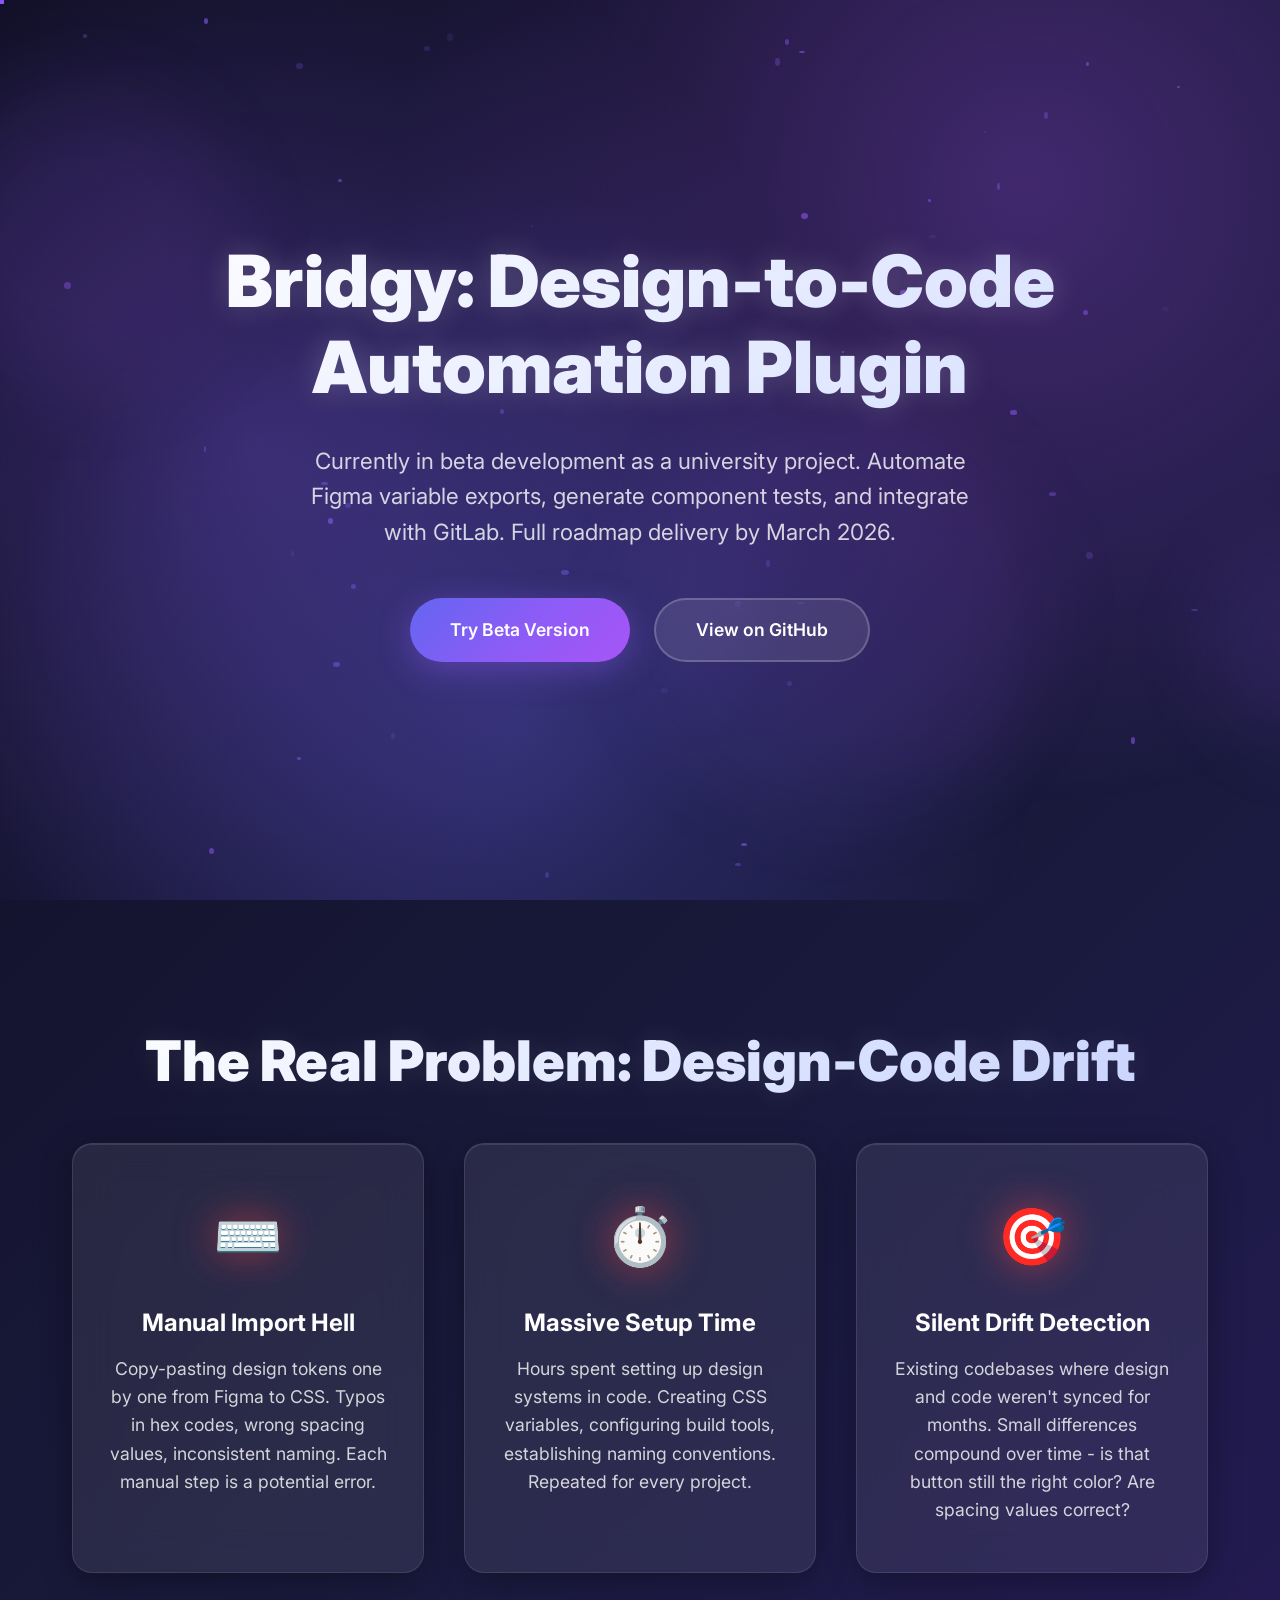
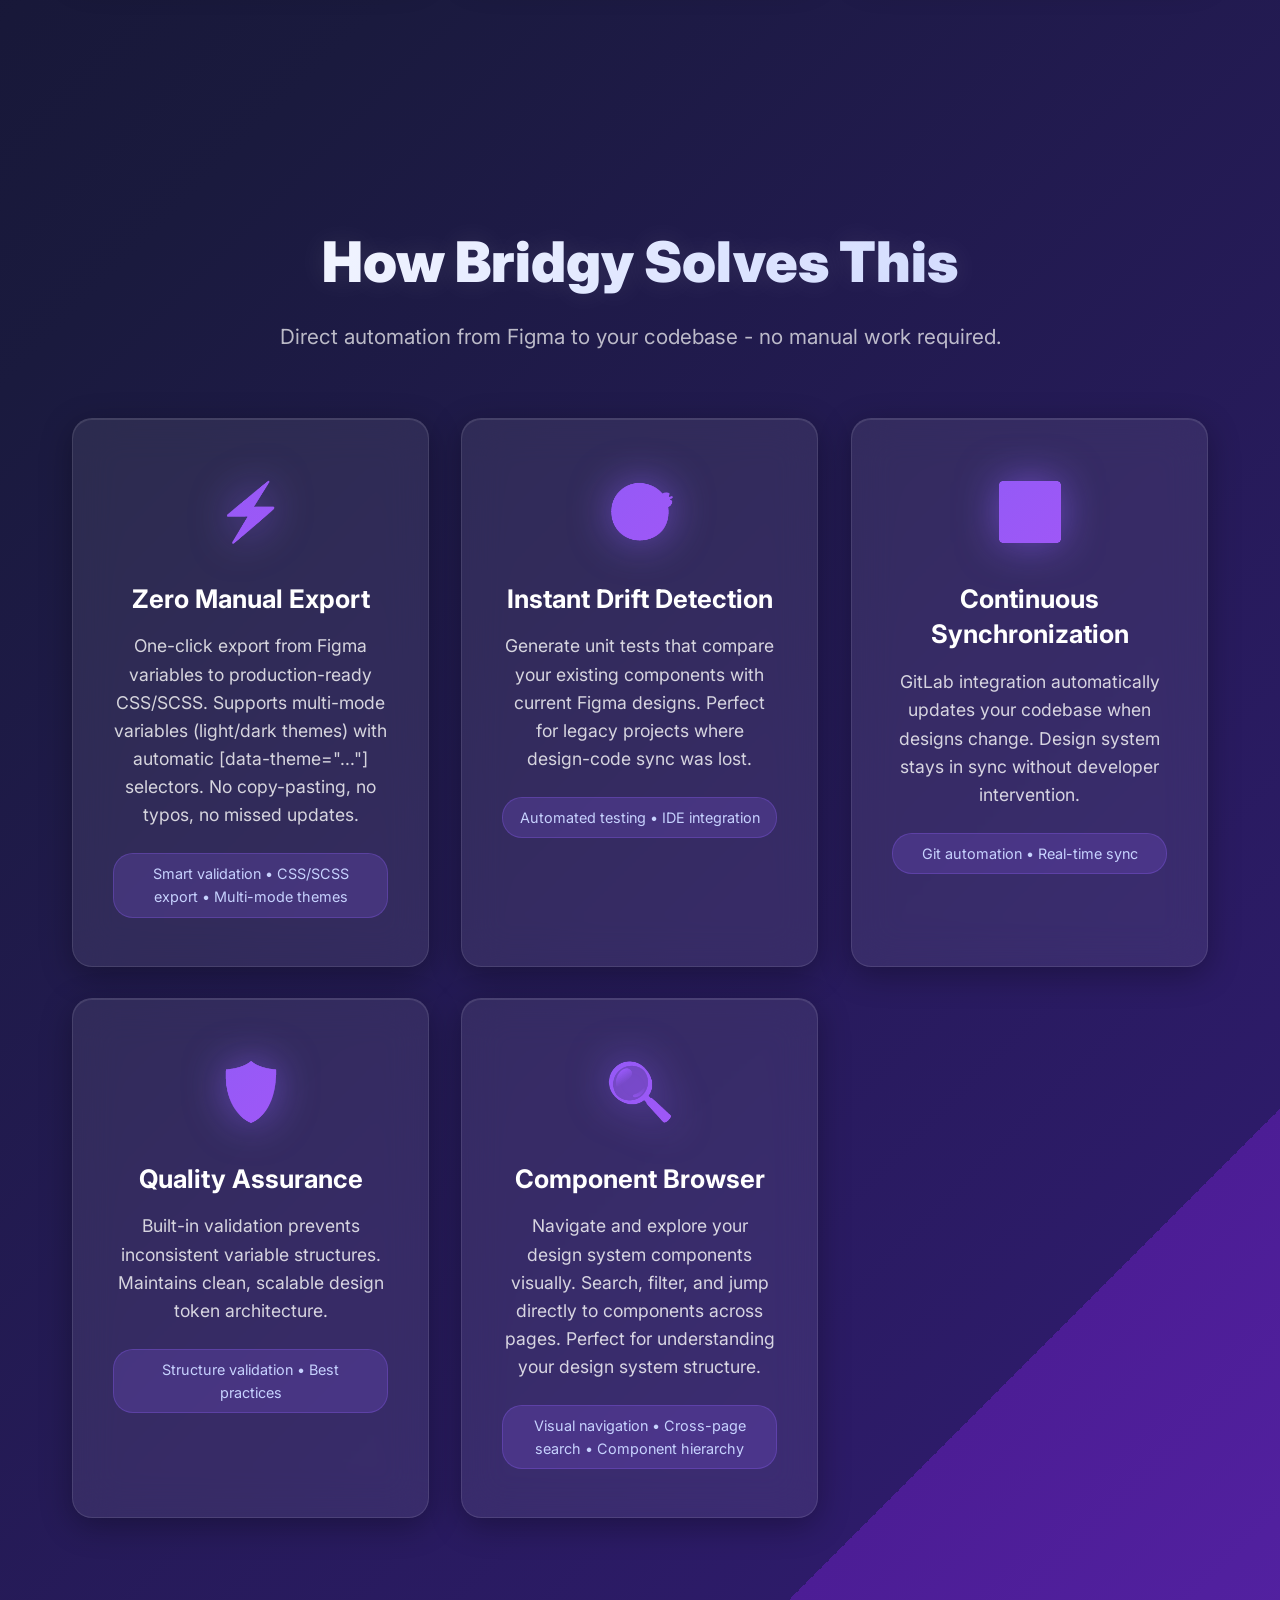
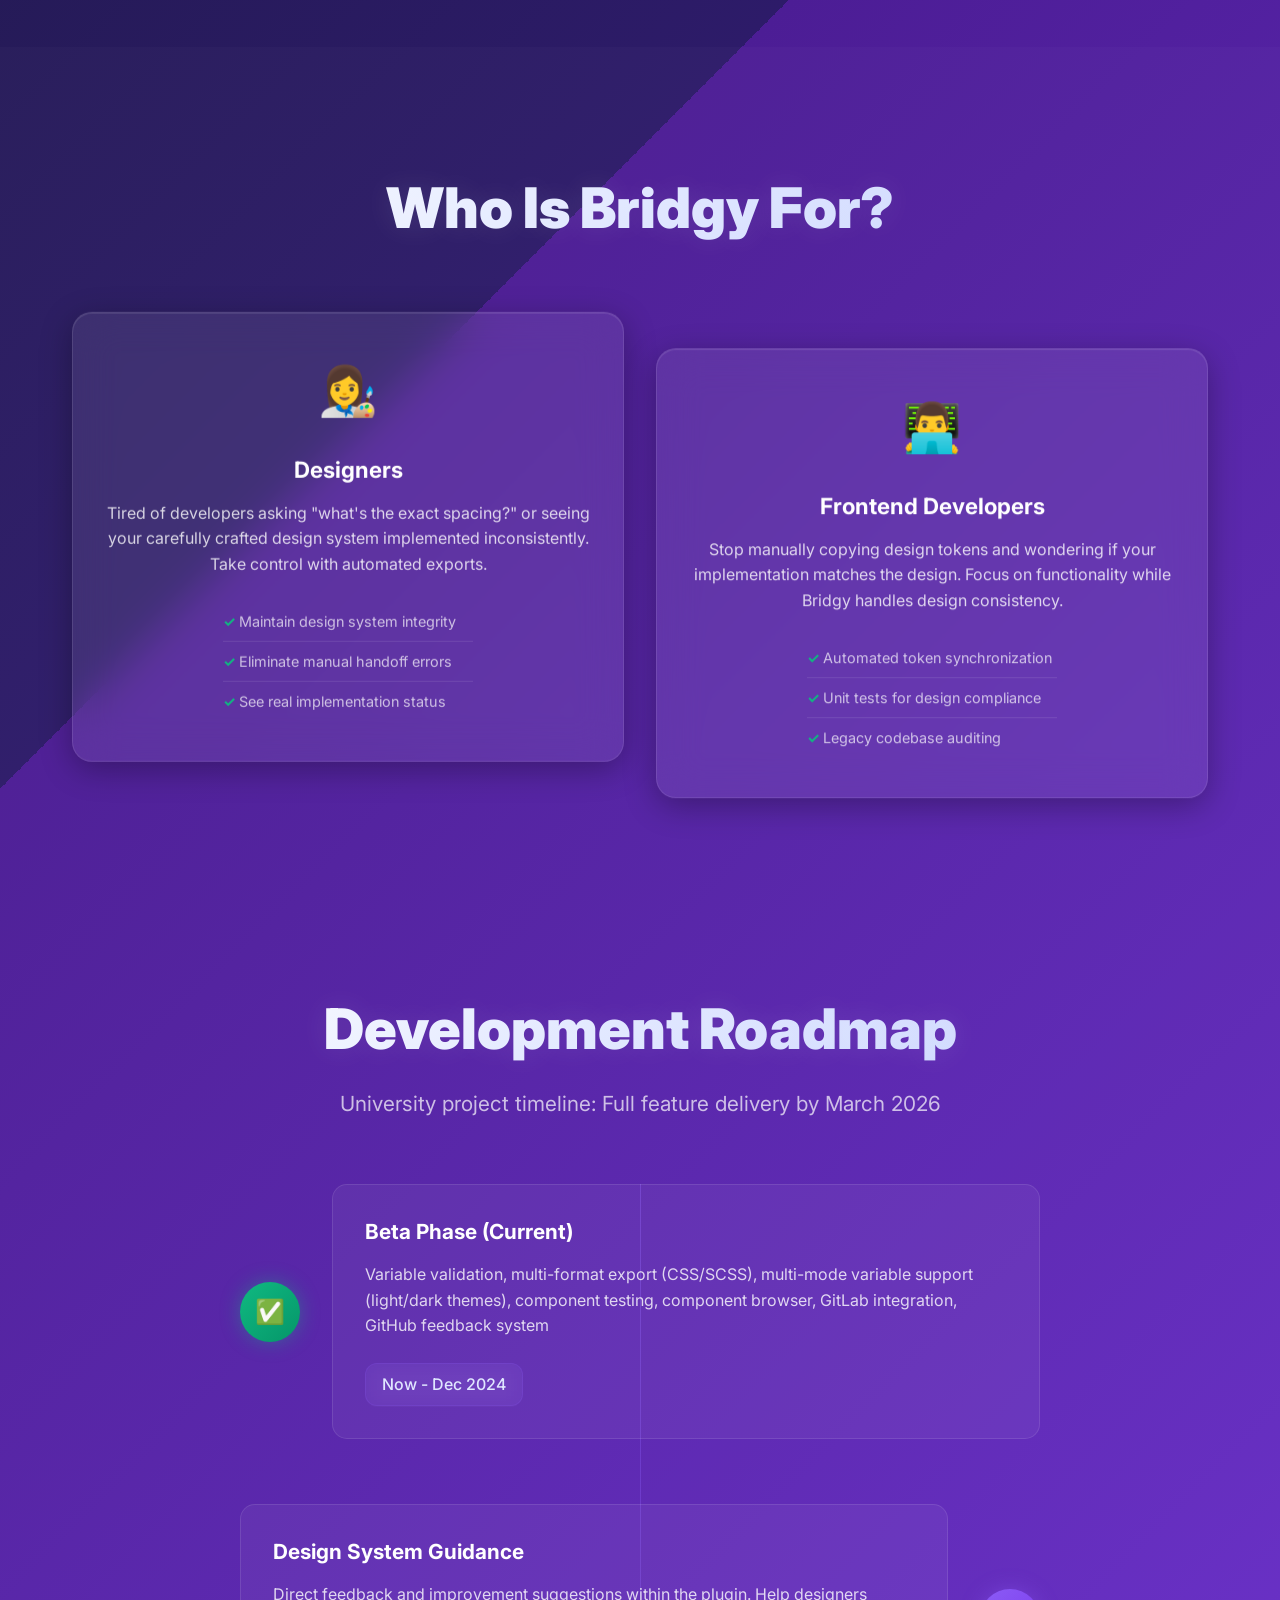
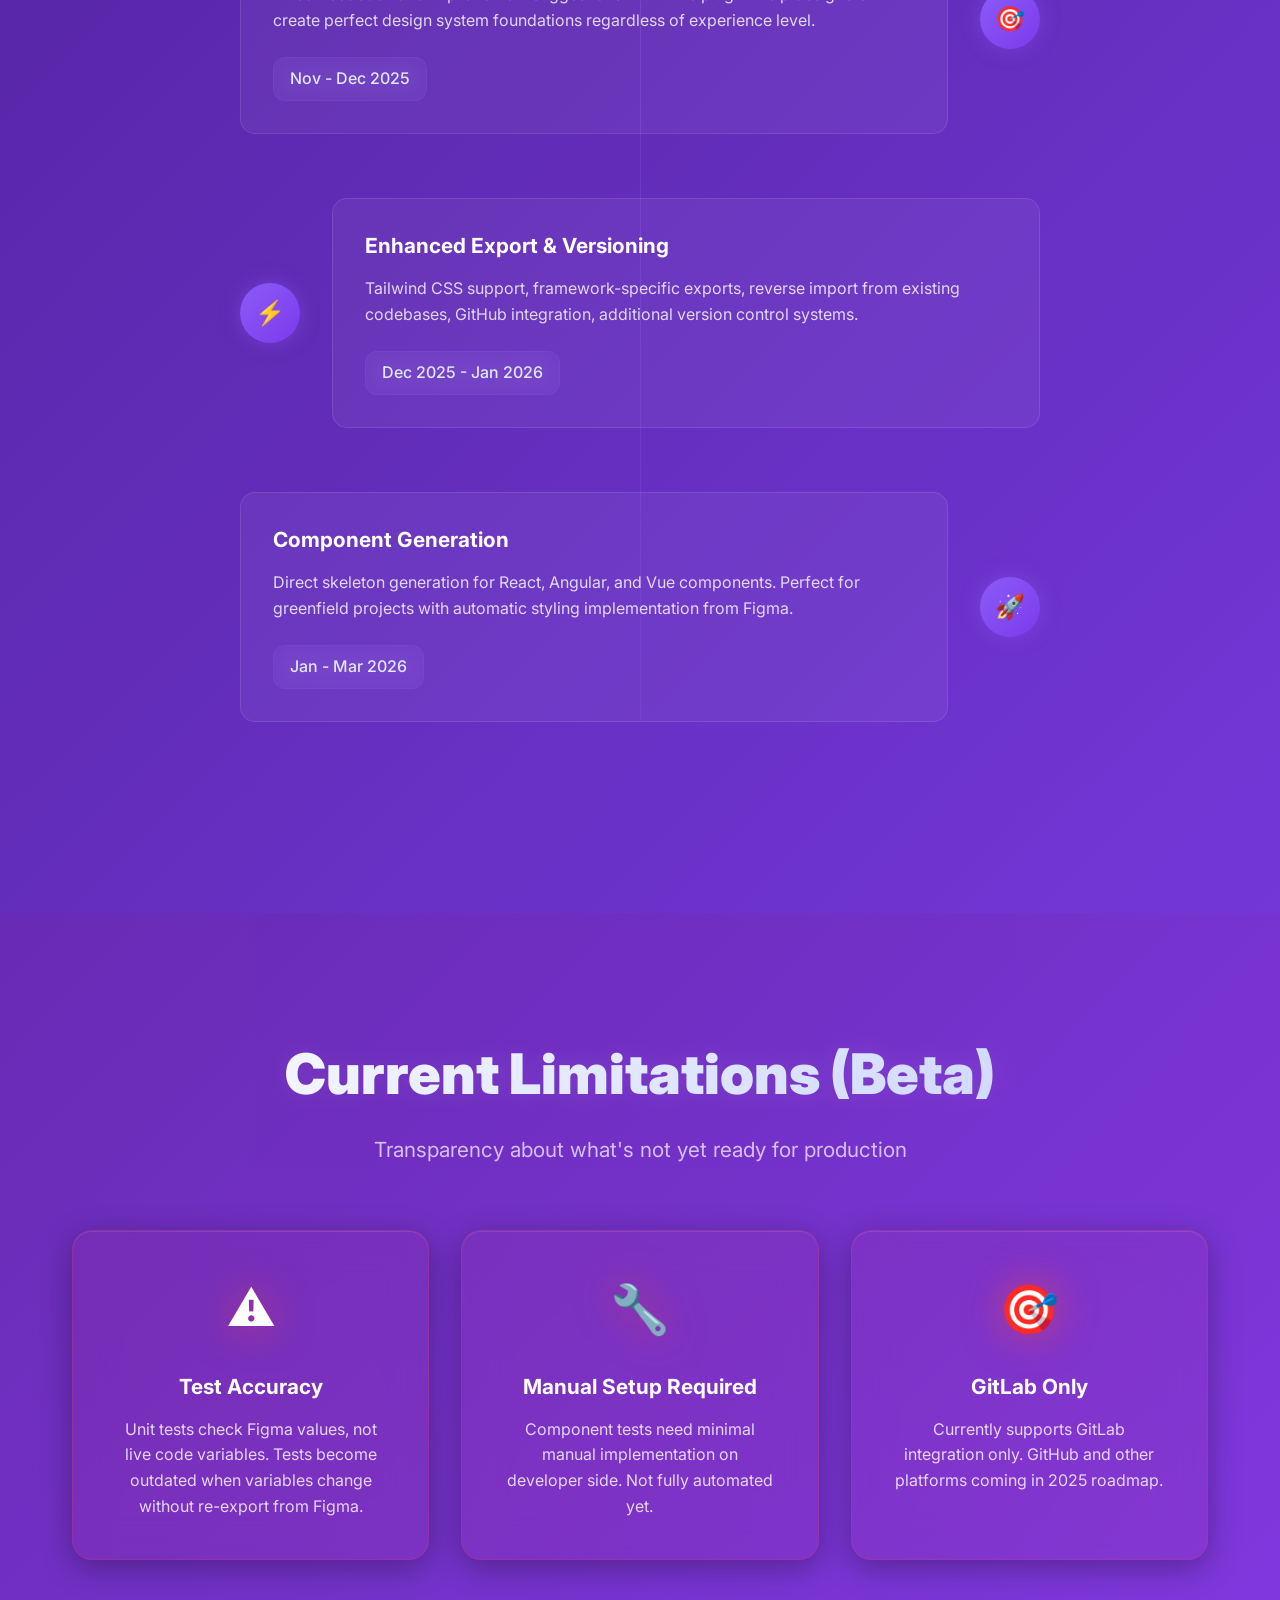
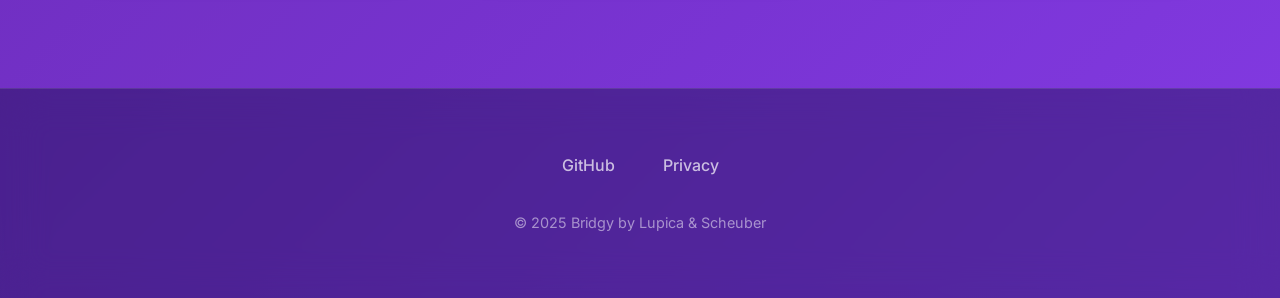
<file: index.html>
<!DOCTYPE html><html lang="en"> <head><meta charset="UTF-8"><meta name="viewport" content="width=device-width, initial-scale=1.0"><title>Bridgy — Automated Design-to-Code Plugin | Figma to Production</title><meta name="description" content="Bridgy automates design handoffs from Figma to code. Export design tokens, generate tests, and sync with GitLab/GitHub. Research-proven 65% time savings."><meta name="keywords" content="Figma Plugin, Design to Code, Automated UI Engineering, Design Tokens, Git Integration, Tailwind Export, Design Handoff, UI Automation"><meta name="author" content="Lupica & Scheuber"><meta name="robots" content="index, follow"><link rel="canonical" href="https://bridgy.dev/"><!-- Open Graph / Facebook --><meta property="og:type" content="website"><meta property="og:url" content="https://bridgy.dev/"><meta property="og:title" content="Bridgy — Automated Design-to-Code Plugin | Figma to Production"><meta property="og:description" content="Bridgy automates design handoffs from Figma to code. Export design tokens, generate tests, and sync with GitLab/GitHub. Research-proven 65% time savings."><meta property="og:image" content="https://bridgy.dev/og-image.svg"><meta property="og:site_name" content="Bridgy"><!-- Twitter --><meta property="twitter:card" content="summary_large_image"><meta property="twitter:title" content="Bridgy — Automated Design-to-Code Plugin | Figma to Production"><meta property="twitter:description" content="Bridgy automates design handoffs from Figma to code. Export design tokens, generate tests, and sync with GitLab/GitHub. Research-proven 65% time savings."><meta property="twitter:image" content="https://bridgy.dev/og-image.svg"><!-- Additional SEO --><meta name="theme-color" content="#8b5cf6"><link rel="icon" type="image/svg+xml" href="/favicon.svg"><link rel="manifest" href="/manifest.json"><!-- Fonts --><link rel="preconnect" href="https://fonts.googleapis.com"><link rel="preconnect" href="https://fonts.gstatic.com" crossorigin><link href="https://fonts.googleapis.com/css2?family=Inter:wght@300;400;500;600;700;800;900&display=swap" rel="stylesheet"><link rel="stylesheet" href="/_astro/index.Dl9SPty_.css"><style>
/* Custom grid fix for problem cards */
@media (min-width: 1200px) {
  .problem-grid {
    grid-template-columns: repeat(3, 1fr) !important;
  }
}
@media (max-width: 1199px) {
  .problem-grid {
    grid-template-columns: 1fr !important;
  }
}

/* Enhanced animations */
@keyframes fadeInUp {
  from {
    opacity: 0;
    transform: translateY(30px);
  }
  to {
    opacity: 1;
    transform: translateY(0);
  }
}

@keyframes slideInLeft {
  from {
    opacity: 0;
    transform: translateX(-50px);
  }
  to {
    opacity: 1;
    transform: translateX(0);
  }
}

@keyframes slideInRight {
  from {
    opacity: 0;
    transform: translateX(50px);
  }
  to {
    opacity: 1;
    transform: translateX(0);
  }
}

@keyframes scaleIn {
  from {
    opacity: 0;
    transform: scale(0.9);
  }
  to {
    opacity: 1;
    transform: scale(1);
  }
}

@keyframes glowPulse {
  0%, 100% {
    box-shadow: 0 8px 32px rgba(139, 92, 246, 0.4), inset 0 1px rgba(255, 255, 255, 0.1);
  }
  50% {
    box-shadow: 0 8px 40px rgba(139, 92, 246, 0.6), inset 0 1px rgba(255, 255, 255, 0.2);
  }
}

@keyframes gentleFloat {
  0%, 100% {
    transform: translateY(0);
  }
  50% {
    transform: translateY(-10px);
  }
}

/* Gradient text animation */
@keyframes gradientShift {
  0% {
    background-position: 0% 50%;
  }
  50% {
    background-position: 100% 50%;
  }
  100% {
    background-position: 0% 50%;
  }
}

.hero-title {
  background-size: 200% 200%;
  animation: gradientShift 8s ease infinite;
}

/* Smooth entrance animations */
.animate-on-scroll {
  opacity: 0;
  transform: translateY(30px);
  transition: all 0.6s cubic-bezier(0.25, 0.46, 0.45, 0.94);
}

.animate-on-scroll.visible {
  opacity: 1;
  transform: translateY(0);
}

/* Stagger animations for grids */
.problem-item, .solution-item, .limitation-item {
  opacity: 0;
  animation: fadeInUp 0.8s cubic-bezier(0.25, 0.46, 0.45, 0.94) forwards;
}

.problem-item:nth-child(1) { animation-delay: 0.1s; }
.problem-item:nth-child(2) { animation-delay: 0.2s; }
.problem-item:nth-child(3) { animation-delay: 0.3s; }

.solution-item:nth-child(1) { animation-delay: 0.1s; }
.solution-item:nth-child(2) { animation-delay: 0.15s; }
.solution-item:nth-child(3) { animation-delay: 0.2s; }
.solution-item:nth-child(4) { animation-delay: 0.25s; }
.solution-item:nth-child(5) { animation-delay: 0.3s; }

/* Enhanced hover effects */
.glass-morph {
  transition: all 0.4s cubic-bezier(0.25, 0.46, 0.45, 0.94);
  position: relative;
  overflow: hidden;
}

.glass-morph::before {
  content: '';
  position: absolute;
  top: -50%;
  left: -50%;
  width: 200%;
  height: 200%;
  background: linear-gradient(45deg, transparent, rgba(255, 255, 255, 0.1), transparent);
  transform: rotate(45deg) translate(-50%, -50%);
  transition: all 0.6s;
  opacity: 0;
}

.glass-morph:hover::before {
  animation: shimmer 0.6s ease-out;
}

@keyframes shimmer {
  0% {
    transform: rotate(45deg) translate(-200%, -200%);
    opacity: 0;
  }
  50% {
    opacity: 1;
  }
  100% {
    transform: rotate(45deg) translate(200%, 200%);
    opacity: 0;
  }
}

/* Gentle floating animation for icons */
.problem-icon, .gradient-icon, .limitation-icon, .audience-icon {
  animation: gentleFloat 4s ease-in-out infinite;
}

.problem-item:nth-child(2) .problem-icon { animation-delay: 1s; }
.problem-item:nth-child(3) .problem-icon { animation-delay: 2s; }
.solution-item:nth-child(2) .gradient-icon { animation-delay: 1.5s; }
.solution-item:nth-child(3) .gradient-icon { animation-delay: 2.5s; }
.solution-item:nth-child(4) .gradient-icon { animation-delay: 3s; }
.solution-item:nth-child(5) .gradient-icon { animation-delay: 3.5s; }

/* Parallax layers */
.parallax-slow { transform: translateY(0); transition: transform 0.1s ease-out; }
.parallax-medium { transform: translateY(0); transition: transform 0.1s ease-out; }
.parallax-fast { transform: translateY(0); transition: transform 0.1s ease-out; }

/* Timeline enhancements */
.timeline {
  position: relative;
}

.timeline:before {
  opacity: 0;
  transform: scaleY(0);
  transform-origin: top;
  transition: all 1.5s cubic-bezier(0.25, 0.46, 0.45, 0.94);
  width: 1px;
  background: linear-gradient(180deg, rgba(139, 92, 246, 0.4), rgba(139, 92, 246, 0.2));
}

.timeline.visible:before {
  opacity: 1;
  transform: scaleY(1);
}

.timeline-item {
  opacity: 0;
  transform: translateX(-80px) translateY(30px) scale(0.8);
  transition: all 0.8s cubic-bezier(0.165, 0.84, 0.44, 1);
  will-change: transform, opacity;
}

.timeline-item:nth-child(even) {
  transform: translateX(80px) translateY(30px) scale(0.8);
}

.timeline-item.visible {
  opacity: 1;
  transform: translateX(0) translateY(0) scale(1);
}

.timeline-item:nth-child(1).visible { transition-delay: 0.1s; }
.timeline-item:nth-child(2).visible { transition-delay: 0.2s; }
.timeline-item:nth-child(3).visible { transition-delay: 0.3s; }
.timeline-item:nth-child(4).visible { transition-delay: 0.4s; }

.timeline-badge {
  opacity: 0;
  transform: scale(0) rotate(180deg);
  transition: all 0.6s cubic-bezier(0.68, -0.55, 0.265, 1.55);
  will-change: transform, opacity;
}

.timeline-item.visible .timeline-badge {
  opacity: 1;
  transform: scale(1) rotate(0deg);
  transition-delay: 0.3s;
}

.timeline-content {
  opacity: 0;
  transform: translateY(20px);
  transition: all 0.6s cubic-bezier(0.25, 0.46, 0.45, 0.94);
  will-change: transform, opacity;
}

.timeline-item.visible .timeline-content {
  opacity: 1;
  transform: translateY(0);
  transition-delay: 0.4s;
}

/* Enhanced roadmap section */
.roadmap {
  overflow: hidden;
}

.roadmap .section-title {
  opacity: 0;
  transform: translateY(50px);
  transition: all 0.8s cubic-bezier(0.25, 0.46, 0.45, 0.94);
}

.roadmap .section-title.visible {
  opacity: 1;
  transform: translateY(0);
}

.roadmap .solution-subtitle {
  opacity: 0;
  transform: translateY(30px);
  transition: all 0.8s cubic-bezier(0.25, 0.46, 0.45, 0.94);
  transition-delay: 0.2s;
}

.roadmap .solution-subtitle.visible {
  opacity: 1;
  transform: translateY(0);
}

/* Badge pulse animation - only after visible */
.timeline-item.visible .timeline-badge {
  animation: glowPulse 2s ease-in-out infinite;
  animation-delay: 0.8s;
}

/* Improve timeline date contrast */
.timeline-date {
  color: #e0e7ff !important;
  font-weight: 500 !important;
  font-size: 1rem !important;
  background: rgba(139, 92, 246, 0.1);
  padding: 0.5rem 1rem;
  border-radius: 12px;
  border: 1px solid rgba(139, 92, 246, 0.2);
  backdrop-filter: blur(10px);
  display: inline-block;
  margin-top: 0.5rem;
}

/* Tech stack tags animation */
.tech-stack {
  position: relative;
  overflow: hidden;
  transition: all 0.3s ease;
}

.tech-stack:hover {
  transform: translateY(-2px);
  box-shadow: 0 5px 15px rgba(139, 92, 246, 0.3);
}

/* Button enhancements */
.btn {
  position: relative;
  overflow: hidden;
  z-index: 1;
}

.btn::after {
  content: '';
  position: absolute;
  top: 50%;
  left: 50%;
  width: 0;
  height: 0;
  border-radius: 50%;
  background: rgba(255, 255, 255, 0.2);
  transform: translate(-50%, -50%);
  transition: width 0.6s, height 0.6s;
  z-index: -1;
}

.btn:hover::after {
  width: 300px;
  height: 300px;
}

/* Section title animation */
.section-title {
  opacity: 0;
  transform: scale(0.9);
  animation: scaleIn 0.8s cubic-bezier(0.25, 0.46, 0.45, 0.94) forwards;
}

/* Parallax background shapes */
.parallax-shapes {
  position: fixed;
  top: 0;
  left: 0;
  width: 100%;
  height: 100%;
  overflow: hidden;
  z-index: -1;
  pointer-events: none;
}

.shape {
  position: absolute;
  border-radius: 50%;
  background: linear-gradient(135deg, rgba(139, 92, 246, 0.1), rgba(168, 85, 247, 0.1));
  filter: blur(40px);
  animation: floatShape 20s ease-in-out infinite;
}

@keyframes floatShape {
  0%, 100% {
    transform: translate(0, 0) scale(1);
  }
  33% {
    transform: translate(30px, -30px) scale(1.1);
  }
  66% {
    transform: translate(-20px, 20px) scale(0.9);
  }
}
</style></head> <body><!-- Parallax background shapes -->
<div class="parallax-shapes">
  <div class="shape" style="width: 300px; height: 300px; top: 10%; left: -5%; animation-delay: 0s;"></div>
  <div class="shape" style="width: 200px; height: 200px; top: 60%; right: -10%; animation-delay: 5s;"></div>
  <div class="shape" style="width: 400px; height: 400px; bottom: 10%; left: 50%; animation-delay: 10s;"></div>
</div>  <header> <section class="hero"> <div class="container"> <div class="hero-content"> <h1 class="hero-title">Bridgy: Design-to-Code Automation Plugin</h1> <p class="hero-subtitle">Currently in beta development as a university project. Automate Figma variable exports, generate component tests, and integrate with GitLab. Full roadmap delivery by March 2026.</p> <div class="hero-buttons"> <a href="https://www.figma.com/community/plugin/1567565193447398652/bridgy" class="btn btn-primary" rel="noopener noreferrer" target="_blank">Try Beta Version</a> <a href="https://github.com/laurinscheuber/Bridgy-Plugin" class="btn btn-secondary" rel="noopener noreferrer" target="_blank">View on GitHub</a> </div> </div> </div> </section> </header> <main> <section class="problem"> <div class="container"> <h2 class="section-title">The Real Problem: Design-Code Drift</h2> <div class="problem-grid"> <div class="problem-item glass-morph parallax-medium" data-parallax="0.3"> <div class="problem-icon">⌨️</div> <h3>Manual Import Hell</h3> <p>Copy-pasting design tokens one by one from Figma to CSS. Typos in hex codes, wrong spacing values, inconsistent naming. Each manual step is a potential error.</p> </div> <div class="problem-item glass-morph parallax-slow" data-parallax="0.2"> <div class="problem-icon">⏱️</div> <h3>Massive Setup Time</h3> <p>Hours spent setting up design systems in code. Creating CSS variables, configuring build tools, establishing naming conventions. Repeated for every project.</p> </div> <div class="problem-item glass-morph parallax-fast" data-parallax="0.4"> <div class="problem-icon">🎯</div> <h3>Silent Drift Detection</h3> <p>Existing codebases where design and code weren't synced for months. Small differences compound over time - is that button still the right color? Are spacing values correct?</p> </div> </div> </div> </section> <section class="solution"> <div class="container"> <h2 class="section-title">How Bridgy Solves This</h2> <p class="solution-subtitle">Direct automation from Figma to your codebase - no manual work required.</p> <div class="solution-grid"> <div class="solution-item glass-morph parallax-slow" data-tilt data-parallax="0.15"> <div class="solution-icon gradient-icon">⚡</div> <h3>Zero Manual Export</h3> <p>One-click export from Figma variables to production-ready CSS/SCSS. Supports multi-mode variables (light/dark themes) with automatic [data-theme="..."] selectors. No copy-pasting, no typos, no missed updates.</p> <div class="tech-stack">Smart validation • CSS/SCSS export • Multi-mode themes</div> </div> <div class="solution-item glass-morph parallax-medium" data-tilt data-parallax="0.25"> <div class="solution-icon gradient-icon">🎯</div> <h3>Instant Drift Detection</h3> <p>Generate unit tests that compare your existing components with current Figma designs. Perfect for legacy projects where design-code sync was lost.</p> <div class="tech-stack">Automated testing • IDE integration</div> </div> <div class="solution-item glass-morph parallax-fast" data-tilt data-parallax="0.35"> <div class="solution-icon gradient-icon">🔄</div> <h3>Continuous Synchronization</h3> <p>GitLab integration automatically updates your codebase when designs change. Design system stays in sync without developer intervention.</p> <div class="tech-stack">Git automation • Real-time sync</div> </div> <div class="solution-item glass-morph parallax-slow" data-tilt data-parallax="0.2"> <div class="solution-icon gradient-icon">🛡️</div> <h3>Quality Assurance</h3> <p>Built-in validation prevents inconsistent variable structures. Maintains clean, scalable design token architecture.</p> <div class="tech-stack">Structure validation • Best practices</div> </div> <div class="solution-item glass-morph parallax-medium" data-tilt data-parallax="0.3"> <div class="solution-icon gradient-icon">🔍</div> <h3>Component Browser</h3> <p>Navigate and explore your design system components visually. Search, filter, and jump directly to components across pages. Perfect for understanding your design system structure.</p> <div class="tech-stack">Visual navigation • Cross-page search • Component hierarchy</div> </div> </div> </div> </section> <section class="target-audience"> <div class="container"> <h2 class="section-title">Who Is Bridgy For?</h2> <div class="audience-grid"> <div class="audience-item glass-morph parallax-medium" data-parallax="0.25"> <div class="audience-icon">👩‍🎨</div> <h3>Designers</h3> <p>Tired of developers asking "what's the exact spacing?" or seeing your carefully crafted design system implemented inconsistently. Take control with automated exports.</p> <ul> <li>Maintain design system integrity</li> <li>Eliminate manual handoff errors</li> <li>See real implementation status</li> </ul> </div> <div class="audience-item glass-morph parallax-fast" data-parallax="0.35"> <div class="audience-icon">👨‍💻</div> <h3>Frontend Developers</h3> <p>Stop manually copying design tokens and wondering if your implementation matches the design. Focus on functionality while Bridgy handles design consistency.</p> <ul> <li>Automated token synchronization</li> <li>Unit tests for design compliance</li> <li>Legacy codebase auditing</li> </ul> </div> </div> </div> </section> <section class="roadmap"> <div class="container"> <h2 class="section-title">Development Roadmap</h2> <p class="solution-subtitle">University project timeline: Full feature delivery by March 2026</p> <div class="timeline"> <div class="timeline-item"> <div class="timeline-badge current">✅</div> <div class="timeline-content"> <h3>Beta Phase (Current)</h3> <p>Variable validation, multi-format export (CSS/SCSS), multi-mode variable support (light/dark themes), component testing, component browser, GitLab integration, GitHub feedback system</p> <span class="timeline-date">Now - Dec 2024</span> </div> </div> <div class="timeline-item"> <div class="timeline-badge future">🎯</div> <div class="timeline-content"> <h3>Design System Guidance</h3> <p>Direct feedback and improvement suggestions within the plugin. Help designers create perfect design system foundations regardless of experience level.</p> <span class="timeline-date">Nov - Dec 2025</span> </div> </div> <div class="timeline-item"> <div class="timeline-badge future">⚡</div> <div class="timeline-content"> <h3>Enhanced Export & Versioning</h3> <p>Tailwind CSS support, framework-specific exports, reverse import from existing codebases, GitHub integration, additional version control systems.</p> <span class="timeline-date">Dec 2025 - Jan 2026</span> </div> </div> <div class="timeline-item"> <div class="timeline-badge future">🚀</div> <div class="timeline-content"> <h3>Component Generation</h3> <p>Direct skeleton generation for React, Angular, and Vue components. Perfect for greenfield projects with automatic styling implementation from Figma.</p> <span class="timeline-date">Jan - Mar 2026</span> </div> </div> </div> </div> </section> <section class="limitations"> <div class="container"> <h2 class="section-title">Current Limitations (Beta)</h2> <p class="solution-subtitle">Transparency about what's not yet ready for production</p> <div class="limitation-grid"> <div class="limitation-item glass-morph parallax-slow" data-parallax="0.2"> <div class="limitation-icon">⚠️</div> <h3>Test Accuracy</h3> <p>Unit tests check Figma values, not live code variables. Tests become outdated when variables change without re-export from Figma.</p> </div> <div class="limitation-item glass-morph parallax-medium" data-parallax="0.3"> <div class="limitation-icon">🔧</div> <h3>Manual Setup Required</h3> <p>Component tests need minimal manual implementation on developer side. Not fully automated yet.</p> </div> <div class="limitation-item glass-morph parallax-fast" data-parallax="0.4"> <div class="limitation-icon">🎯</div> <h3>GitLab Only</h3> <p>Currently supports GitLab integration only. GitHub and other platforms coming in 2025 roadmap.</p> </div> </div> </div> </section> </main>  <footer class="footer"> <div class="container"> <div class="footer-content"> <div class="footer-links"> <a href="https://github.com/laurinscheuber/Bridgy-Plugin">GitHub</a> <a href="/privacy-policy.html">Privacy</a> </div> <p class="footer-text">© 2025 Bridgy by Lupica & Scheuber</p> </div> </div> </footer> <script src="/script.js"></script> </body> </html>
</file>
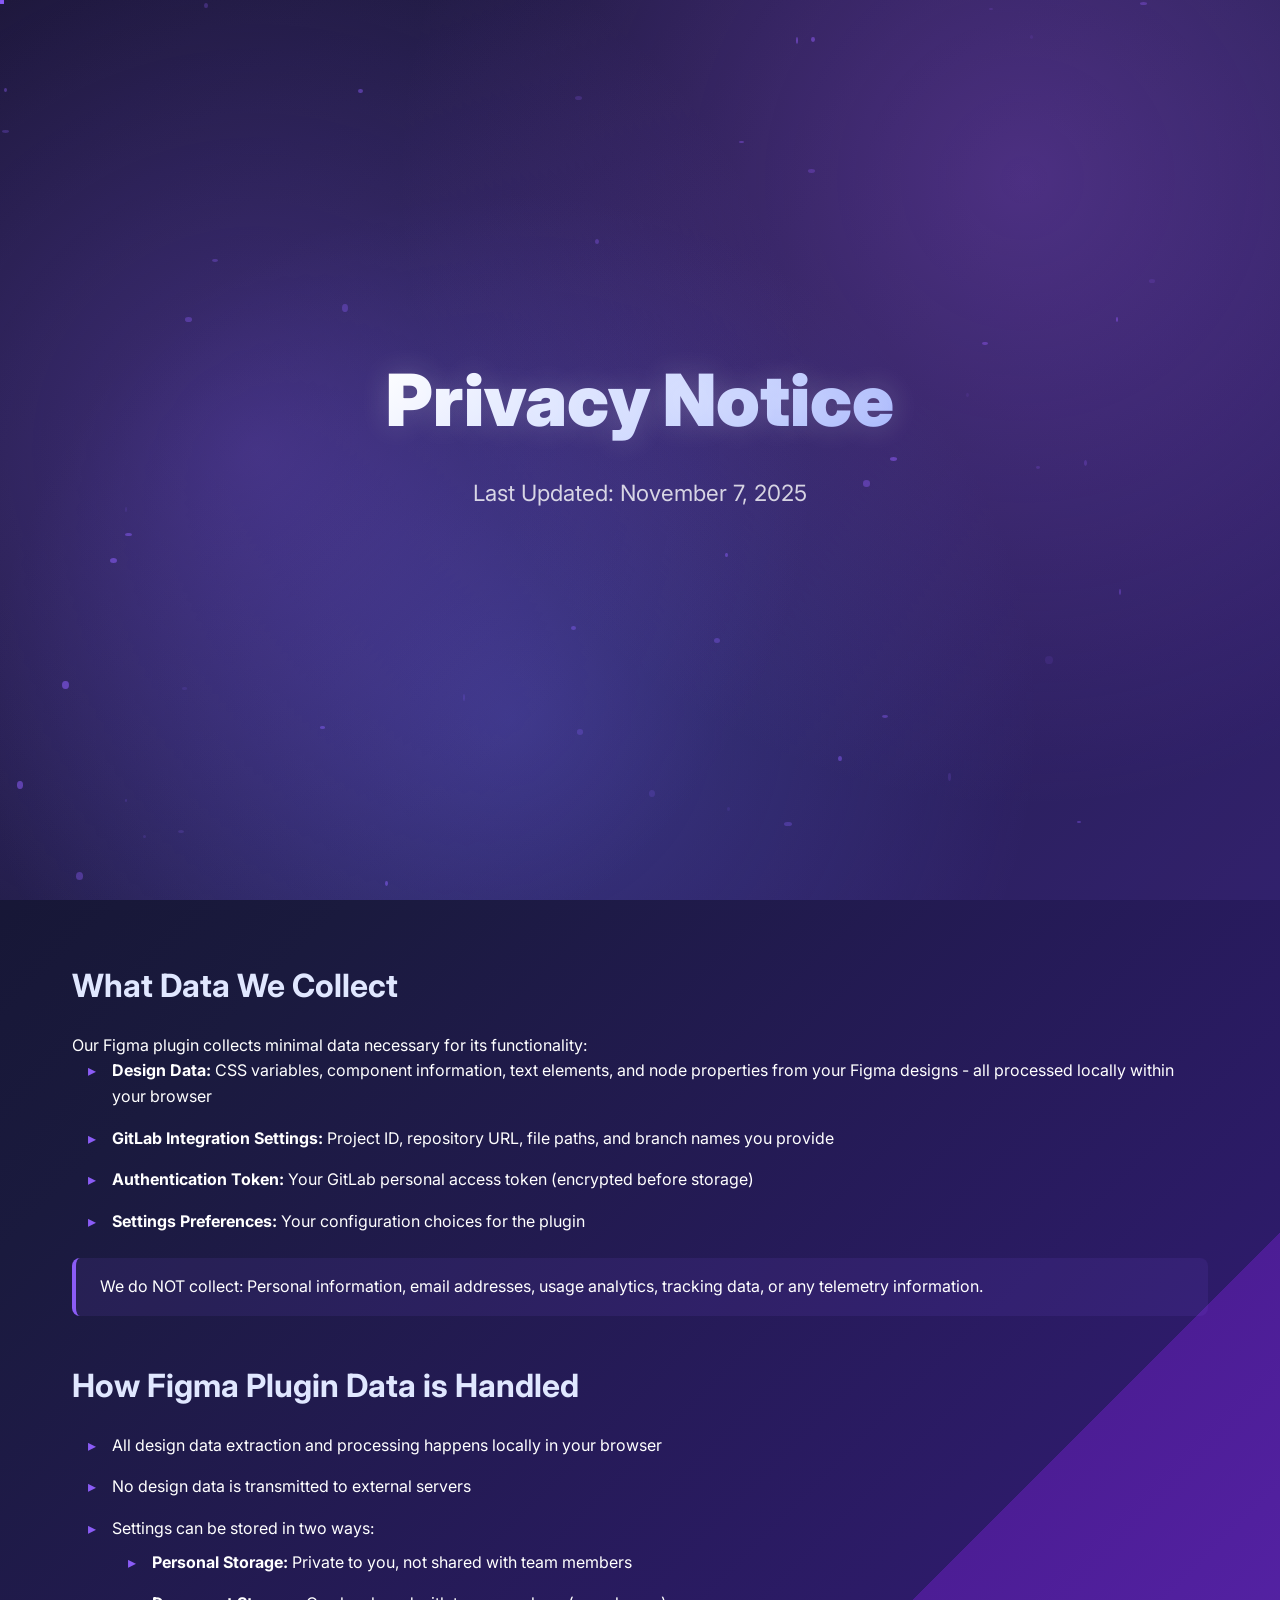
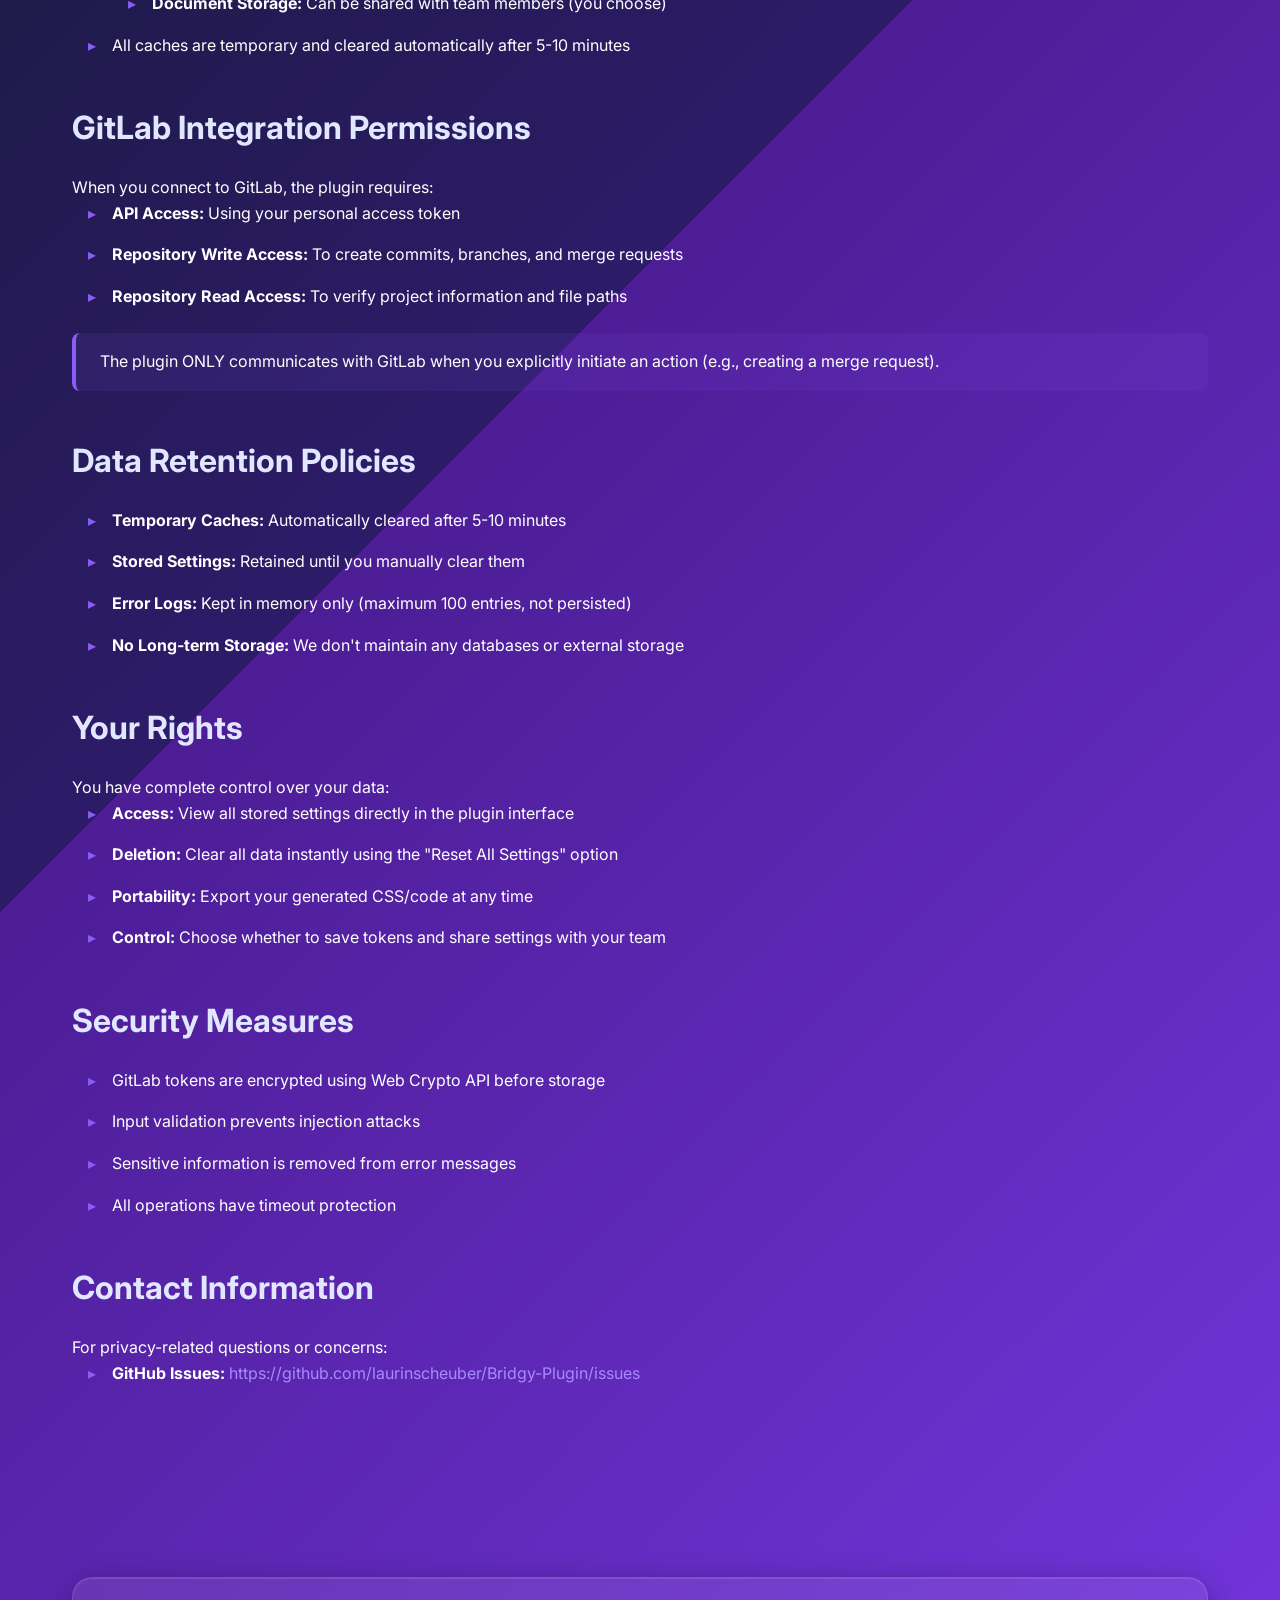
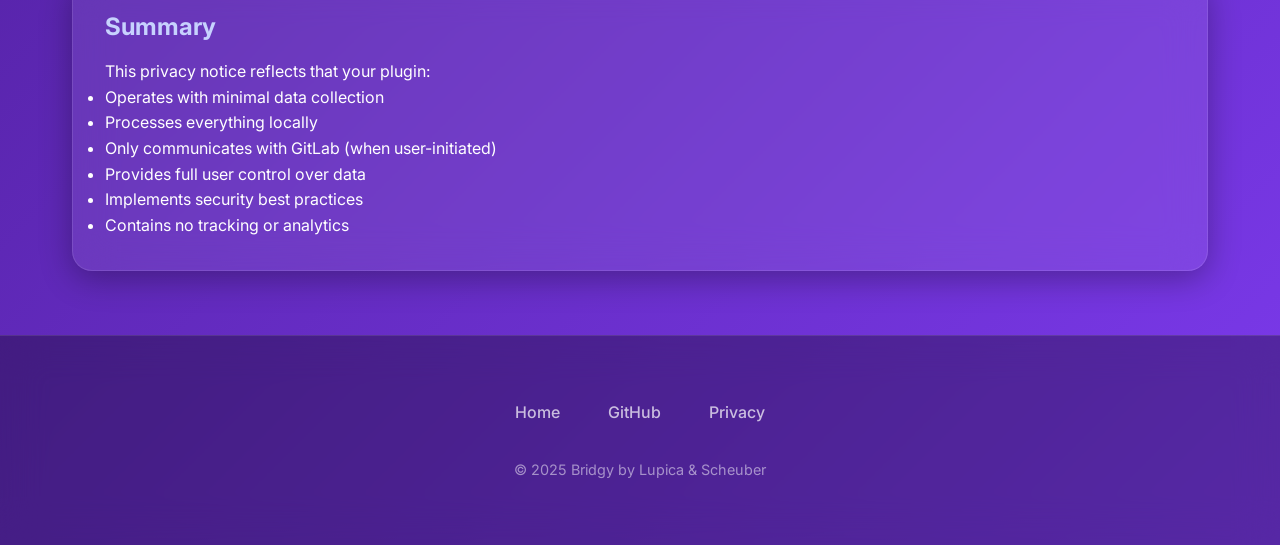
<file: privacy-policy.html>
<!DOCTYPE html><html lang="en"> <head><meta charset="UTF-8"><meta name="viewport" content="width=device-width, initial-scale=1.0"><title>Privacy Policy - Bridgy</title><meta name="description" content="Privacy policy for Bridgy - Learn how we handle your data in our Figma to code automation plugin"><meta name="keywords" content="Figma Plugin, Design to Code, Automated UI Engineering, Design Tokens, Git Integration, Tailwind Export, Design Handoff, UI Automation"><meta name="author" content="Lupica & Scheuber"><meta name="robots" content="index, follow"><link rel="canonical" href="https://bridgy.dev/privacy-policy/"><!-- Open Graph / Facebook --><meta property="og:type" content="website"><meta property="og:url" content="https://bridgy.dev/privacy-policy/"><meta property="og:title" content="Privacy Policy - Bridgy"><meta property="og:description" content="Privacy policy for Bridgy - Learn how we handle your data in our Figma to code automation plugin"><meta property="og:image" content="https://bridgy.dev/og-image.svg"><meta property="og:site_name" content="Bridgy"><!-- Twitter --><meta property="twitter:card" content="summary_large_image"><meta property="twitter:title" content="Privacy Policy - Bridgy"><meta property="twitter:description" content="Privacy policy for Bridgy - Learn how we handle your data in our Figma to code automation plugin"><meta property="twitter:image" content="https://bridgy.dev/og-image.svg"><!-- Additional SEO --><meta name="theme-color" content="#8b5cf6"><link rel="icon" type="image/svg+xml" href="/favicon.svg"><link rel="manifest" href="/manifest.json"><!-- Fonts --><link rel="preconnect" href="https://fonts.googleapis.com"><link rel="preconnect" href="https://fonts.gstatic.com" crossorigin><link href="https://fonts.googleapis.com/css2?family=Inter:wght@300;400;500;600;700;800;900&display=swap" rel="stylesheet"><link rel="stylesheet" href="/_astro/index.Dl9SPty_.css">
<style>.privacy-hero[data-astro-cid-3llnt6j6]{padding:4rem 0;background:#8b5cf61a}.privacy-content[data-astro-cid-3llnt6j6]{padding:4rem 0}.privacy-section[data-astro-cid-3llnt6j6]{margin-bottom:3rem}.privacy-section[data-astro-cid-3llnt6j6] h2[data-astro-cid-3llnt6j6]{font-size:2rem;margin-bottom:1.5rem;color:#e0e7ff}.privacy-section[data-astro-cid-3llnt6j6] ul[data-astro-cid-3llnt6j6]{list-style:none;padding-left:1rem}.privacy-section[data-astro-cid-3llnt6j6] li[data-astro-cid-3llnt6j6]{margin-bottom:1rem;position:relative;padding-left:1.5rem}.privacy-section[data-astro-cid-3llnt6j6] li[data-astro-cid-3llnt6j6]:before{content:"▸";position:absolute;left:0;color:#8b5cf6}.privacy-section[data-astro-cid-3llnt6j6] ul[data-astro-cid-3llnt6j6] ul[data-astro-cid-3llnt6j6]{margin-top:.5rem}.privacy-highlight[data-astro-cid-3llnt6j6]{background:#8b5cf61a;border-left:4px solid #8b5cf6;padding:1rem 1.5rem;margin:1.5rem 0;border-radius:8px}.privacy-summary[data-astro-cid-3llnt6j6]{margin-top:3rem;padding:2rem}.privacy-summary[data-astro-cid-3llnt6j6] h3[data-astro-cid-3llnt6j6]{font-size:1.5rem;margin-bottom:1rem;color:#c7d2fe}.privacy-section[data-astro-cid-3llnt6j6] a[data-astro-cid-3llnt6j6]{color:#a78bfa;text-decoration:none;transition:color .3s ease}.privacy-section[data-astro-cid-3llnt6j6] a[data-astro-cid-3llnt6j6]:hover{color:#c4b5fd;text-decoration:underline}
</style></head> <body>  <header data-astro-cid-3llnt6j6> <section class="hero privacy-hero" data-astro-cid-3llnt6j6> <div class="container" data-astro-cid-3llnt6j6> <div class="hero-content" data-astro-cid-3llnt6j6> <h1 class="hero-title" data-astro-cid-3llnt6j6>Privacy Notice</h1> <p class="hero-subtitle" data-astro-cid-3llnt6j6>Last Updated: November 7, 2025</p> </div> </div> </section> </header> <main class="privacy-content" data-astro-cid-3llnt6j6> <div class="container" data-astro-cid-3llnt6j6> <section class="privacy-section" data-astro-cid-3llnt6j6> <h2 data-astro-cid-3llnt6j6>What Data We Collect</h2> <p data-astro-cid-3llnt6j6>Our Figma plugin collects minimal data necessary for its functionality:</p> <ul data-astro-cid-3llnt6j6> <li data-astro-cid-3llnt6j6><strong data-astro-cid-3llnt6j6>Design Data:</strong> CSS variables, component information, text elements, and node properties from your Figma designs - all processed locally within your browser</li> <li data-astro-cid-3llnt6j6><strong data-astro-cid-3llnt6j6>GitLab Integration Settings:</strong> Project ID, repository URL, file paths, and branch names you provide</li> <li data-astro-cid-3llnt6j6><strong data-astro-cid-3llnt6j6>Authentication Token:</strong> Your GitLab personal access token (encrypted before storage)</li> <li data-astro-cid-3llnt6j6><strong data-astro-cid-3llnt6j6>Settings Preferences:</strong> Your configuration choices for the plugin</li> </ul> <p class="privacy-highlight" data-astro-cid-3llnt6j6>We do NOT collect: Personal information, email addresses, usage analytics, tracking data, or any telemetry information.</p> </section> <section class="privacy-section" data-astro-cid-3llnt6j6> <h2 data-astro-cid-3llnt6j6>How Figma Plugin Data is Handled</h2> <ul data-astro-cid-3llnt6j6> <li data-astro-cid-3llnt6j6>All design data extraction and processing happens locally in your browser</li> <li data-astro-cid-3llnt6j6>No design data is transmitted to external servers</li> <li data-astro-cid-3llnt6j6>Settings can be stored in two ways:
<ul data-astro-cid-3llnt6j6> <li data-astro-cid-3llnt6j6><strong data-astro-cid-3llnt6j6>Personal Storage:</strong> Private to you, not shared with team members</li> <li data-astro-cid-3llnt6j6><strong data-astro-cid-3llnt6j6>Document Storage:</strong> Can be shared with team members (you choose)</li> </ul> </li> <li data-astro-cid-3llnt6j6>All caches are temporary and cleared automatically after 5-10 minutes</li> </ul> </section> <section class="privacy-section" data-astro-cid-3llnt6j6> <h2 data-astro-cid-3llnt6j6>GitLab Integration Permissions</h2> <p data-astro-cid-3llnt6j6>When you connect to GitLab, the plugin requires:</p> <ul data-astro-cid-3llnt6j6> <li data-astro-cid-3llnt6j6><strong data-astro-cid-3llnt6j6>API Access:</strong> Using your personal access token</li> <li data-astro-cid-3llnt6j6><strong data-astro-cid-3llnt6j6>Repository Write Access:</strong> To create commits, branches, and merge requests</li> <li data-astro-cid-3llnt6j6><strong data-astro-cid-3llnt6j6>Repository Read Access:</strong> To verify project information and file paths</li> </ul> <p class="privacy-highlight" data-astro-cid-3llnt6j6>The plugin ONLY communicates with GitLab when you explicitly initiate an action (e.g., creating a merge request).</p> </section> <section class="privacy-section" data-astro-cid-3llnt6j6> <h2 data-astro-cid-3llnt6j6>Data Retention Policies</h2> <ul data-astro-cid-3llnt6j6> <li data-astro-cid-3llnt6j6><strong data-astro-cid-3llnt6j6>Temporary Caches:</strong> Automatically cleared after 5-10 minutes</li> <li data-astro-cid-3llnt6j6><strong data-astro-cid-3llnt6j6>Stored Settings:</strong> Retained until you manually clear them</li> <li data-astro-cid-3llnt6j6><strong data-astro-cid-3llnt6j6>Error Logs:</strong> Kept in memory only (maximum 100 entries, not persisted)</li> <li data-astro-cid-3llnt6j6><strong data-astro-cid-3llnt6j6>No Long-term Storage:</strong> We don't maintain any databases or external storage</li> </ul> </section> <section class="privacy-section" data-astro-cid-3llnt6j6> <h2 data-astro-cid-3llnt6j6>Your Rights</h2> <p data-astro-cid-3llnt6j6>You have complete control over your data:</p> <ul data-astro-cid-3llnt6j6> <li data-astro-cid-3llnt6j6><strong data-astro-cid-3llnt6j6>Access:</strong> View all stored settings directly in the plugin interface</li> <li data-astro-cid-3llnt6j6><strong data-astro-cid-3llnt6j6>Deletion:</strong> Clear all data instantly using the "Reset All Settings" option</li> <li data-astro-cid-3llnt6j6><strong data-astro-cid-3llnt6j6>Portability:</strong> Export your generated CSS/code at any time</li> <li data-astro-cid-3llnt6j6><strong data-astro-cid-3llnt6j6>Control:</strong> Choose whether to save tokens and share settings with your team</li> </ul> </section> <section class="privacy-section" data-astro-cid-3llnt6j6> <h2 data-astro-cid-3llnt6j6>Security Measures</h2> <ul data-astro-cid-3llnt6j6> <li data-astro-cid-3llnt6j6>GitLab tokens are encrypted using Web Crypto API before storage</li> <li data-astro-cid-3llnt6j6>Input validation prevents injection attacks</li> <li data-astro-cid-3llnt6j6>Sensitive information is removed from error messages</li> <li data-astro-cid-3llnt6j6>All operations have timeout protection</li> </ul> </section> <section class="privacy-section" data-astro-cid-3llnt6j6> <h2 data-astro-cid-3llnt6j6>Contact Information</h2> <p data-astro-cid-3llnt6j6>For privacy-related questions or concerns:</p> <ul data-astro-cid-3llnt6j6> <li data-astro-cid-3llnt6j6><strong data-astro-cid-3llnt6j6>GitHub Issues:</strong> <a href="https://github.com/laurinscheuber/Bridgy-Plugin/issues" data-astro-cid-3llnt6j6>https://github.com/laurinscheuber/Bridgy-Plugin/issues</a></li> </ul> </section> <section class="privacy-section" data-astro-cid-3llnt6j6> <h2 data-astro-cid-3llnt6j6>Changes to This Policy</h2> <p data-astro-cid-3llnt6j6>We will notify users of any material changes to this privacy notice through the plugin interface or our website.</p> </section> <div class="privacy-summary glass-morph" data-astro-cid-3llnt6j6> <h3 data-astro-cid-3llnt6j6>Summary</h3> <p data-astro-cid-3llnt6j6>This privacy notice reflects that your plugin:</p> <ul data-astro-cid-3llnt6j6> <li data-astro-cid-3llnt6j6>Operates with minimal data collection</li> <li data-astro-cid-3llnt6j6>Processes everything locally</li> <li data-astro-cid-3llnt6j6>Only communicates with GitLab (when user-initiated)</li> <li data-astro-cid-3llnt6j6>Provides full user control over data</li> <li data-astro-cid-3llnt6j6>Implements security best practices</li> <li data-astro-cid-3llnt6j6>Contains no tracking or analytics</li> </ul> </div> </div> </main>  <footer class="footer"> <div class="container"> <div class="footer-content"> <div class="footer-links"> <a href="/">Home</a> <a href="https://github.com/laurinscheuber/Bridgy-Plugin">GitHub</a> <a href="/privacy-policy.html">Privacy</a> </div> <p class="footer-text">© 2025 Bridgy by Lupica & Scheuber</p> </div> </div> </footer> <script src="/script.js"></script> </body> </html>
</file>
<file: _astro/index.Dl9SPty_.css>
*{margin:0;padding:0;box-sizing:border-box}html,body{overflow-x:hidden;width:100%;max-width:100vw}*,*:before,*:after{box-sizing:border-box;max-width:100%}body{font-family:Inter,-apple-system,BlinkMacSystemFont,Segoe UI,sans-serif;line-height:1.6;color:#fff;background:linear-gradient(135deg,#0f0f23,#1a1a3e,#2d1b69,#4c1d95,#7c3aed);background-attachment:fixed}.container{max-width:1200px;margin:0 auto;padding:0 2rem}h1,h2,h3{font-weight:700;line-height:1.4}.section-title{font-size:3.5rem;text-align:center;margin-bottom:1.5rem;line-height:1.2;background:linear-gradient(135deg,#fff,#e0e7ff,#c7d2fe);-webkit-background-clip:text;-webkit-text-fill-color:transparent;background-clip:text;font-weight:900;text-shadow:0 0 30px rgba(255,255,255,.1)}.glass-morph{background:#ffffff14;backdrop-filter:blur(20px);-webkit-backdrop-filter:blur(20px);border:1px solid rgba(255,255,255,.1);border-radius:20px;box-shadow:0 8px 32px #0000004d,inset 0 1px #ffffff1a}.glass-card{background:#ffffff0d;backdrop-filter:blur(15px);-webkit-backdrop-filter:blur(15px);border:1px solid rgba(255,255,255,.08);border-radius:16px;transition:all .4s cubic-bezier(.25,.46,.45,.94);will-change:transform}.glass-card:hover{background:#ffffff1f;border-color:#8b5cf64d;transform:translateY(-8px) scale(1.02);box-shadow:0 20px 40px #0006,0 0 0 1px #8b5cf633}.btn{display:inline-flex;align-items:center;padding:1rem 2.5rem;border-radius:50px;font-weight:600;text-decoration:none;transition:all .3s cubic-bezier(.25,.46,.45,.94);cursor:pointer;border:none;font-size:1.1rem;position:relative;overflow:hidden}.btn:before{content:"";position:absolute;top:0;left:-100%;width:100%;height:100%;background:linear-gradient(90deg,transparent,rgba(255,255,255,.2),transparent);transition:left .5s}.btn:hover:before{left:100%}.btn-primary{background:linear-gradient(135deg,#6366f1,#8b5cf6,#a855f7);color:#fff;box-shadow:0 8px 32px #8b5cf666}.btn-primary:hover{transform:translateY(-3px) scale(1.05);box-shadow:0 12px 40px #8b5cf699}.btn-secondary{background:#ffffff1a;color:#fff;border:2px solid rgba(255,255,255,.2);backdrop-filter:blur(10px)}.btn-secondary:hover{background:#fff3;border-color:#8b5cf680;transform:translateY(-3px) scale(1.05)}.hero{min-height:100vh;display:flex;align-items:center;padding:6rem 0;position:relative;overflow:hidden}.hero:before{content:"";position:absolute;top:0;left:0;width:100%;height:100%;background:radial-gradient(circle at 20% 50%,rgba(139,92,246,.3) 0%,transparent 50%),radial-gradient(circle at 80% 20%,rgba(168,85,247,.3) 0%,transparent 50%),radial-gradient(circle at 40% 80%,rgba(99,102,241,.3) 0%,transparent 50%);z-index:0}.hero-content{text-align:center;max-width:100%;margin:0 auto;position:relative;z-index:2;padding:0 1rem}.hero-title{font-size:4.5rem;font-weight:900;margin-bottom:2rem;line-height:1.2;word-wrap:break-word;hyphens:auto;background:linear-gradient(135deg,#fff,#e0e7ff,#c7d2fe,#a5b4fc);-webkit-background-clip:text;-webkit-text-fill-color:transparent;background-clip:text;text-shadow:0 0 30px rgba(255,255,255,.2);animation:glow 3s ease-in-out infinite alternate}@keyframes glow{0%{text-shadow:0 0 30px rgba(255,255,255,.2)}to{text-shadow:0 0 40px rgba(139,92,246,.4)}}.hero-subtitle{font-size:1.4rem;color:#fffc;margin-bottom:2rem;max-width:700px;margin-left:auto;margin-right:auto;line-height:1.6}.beta-badge{display:flex;gap:1rem;margin-bottom:2rem;flex-wrap:wrap;justify-content:center}.badge{padding:.5rem 1rem;background:#8b5cf633;border:1px solid rgba(139,92,246,.4);border-radius:25px;font-size:.9rem;color:#c7d2fe;backdrop-filter:blur(10px)}.hero-stats{display:flex;justify-content:center;gap:3rem;margin:3rem 0;flex-wrap:wrap}.stat-item{text-align:center;padding:1.5rem;background:#ffffff0d;border-radius:20px;backdrop-filter:blur(10px);border:1px solid rgba(255,255,255,.1);min-width:120px}.stat-number{display:block;font-size:2.5rem;font-weight:900;background:linear-gradient(135deg,#8b5cf6,#a855f7);-webkit-background-clip:text;-webkit-text-fill-color:transparent;background-clip:text}.stat-label{font-size:.9rem;color:#ffffffb3;text-transform:uppercase;letter-spacing:1px}.hero-buttons{display:flex;gap:1.5rem;justify-content:center;flex-wrap:wrap;margin-top:3rem}.hero-visual{margin-top:5rem;position:relative;height:300px}.glass-container{position:relative;width:100%;height:100%;display:flex;justify-content:center;align-items:center}.floating-elements{position:relative;width:400px;height:200px}.float-item{position:absolute;font-size:3rem;animation:float 6s ease-in-out infinite;filter:drop-shadow(0 0 20px rgba(139,92,246,.6))}.figma-item{top:20%;left:10%;animation-delay:0s}.code-item{top:20%;right:10%;animation-delay:2s}.sync-item{bottom:20%;left:50%;transform:translate(-50%);animation-delay:4s}@keyframes float{0%,to{transform:translateY(0) rotate(0)}25%{transform:translateY(-20px) rotate(5deg)}50%{transform:translateY(-10px) rotate(-3deg)}75%{transform:translateY(-15px) rotate(2deg)}}.liquid-flow{position:absolute;top:50%;left:50%;transform:translate(-50%,-50%);width:300px;height:150px;background:linear-gradient(45deg,#8b5cf6,#a855f7,#6366f1);border-radius:50%;opacity:.2;animation:liquidMove 8s ease-in-out infinite;filter:blur(20px)}@keyframes liquidMove{0%,to{transform:translate(-50%,-50%) scale(1) rotate(0);border-radius:50%}25%{transform:translate(-40%,-60%) scale(1.2) rotate(90deg);border-radius:60% 40% 30% 70%}50%{transform:translate(-60%,-40%) scale(.8) rotate(180deg);border-radius:30% 60% 70% 40%}75%{transform:translate(-45%,-55%) scale(1.1) rotate(270deg);border-radius:40% 60% 60% 40%}}.problem{padding:8rem 0;position:relative}.research-quote{text-align:center;font-style:italic;font-size:1.3rem;color:#fff9;margin-bottom:4rem;border-left:4px solid #8b5cf6;padding-left:2rem;margin-left:auto;margin-right:auto;max-width:600px}.problem-grid{display:grid;grid-template-columns:repeat(auto-fit,minmax(350px,1fr));gap:2.5rem;margin-top:3rem}.problem-item{padding:3rem 2rem;text-align:center;transition:all .4s ease;position:relative;will-change:transform}.problem-item h3{font-size:1.5rem;margin:1rem 0;color:#fff}.problem-icon{font-size:3.5rem;margin-bottom:1.5rem;filter:drop-shadow(0 0 20px rgba(239,68,68,.6))}.problem-item p{color:#fffc;font-size:1.1rem;line-height:1.6}.solution{padding:8rem 0;position:relative}.solution-subtitle{text-align:center;font-size:1.3rem;color:#ffffffb3;margin-bottom:4rem}.solution-grid{display:grid;grid-template-columns:repeat(auto-fit,minmax(300px,1fr));gap:2rem}.solution-item{padding:3rem 2.5rem;text-align:center;transition:all .2s cubic-bezier(.25,.46,.45,.94);position:relative;cursor:pointer;will-change:transform}.gradient-icon{font-size:3.5rem;margin-bottom:1.5rem;background:linear-gradient(135deg,#8b5cf6,#a855f7);-webkit-background-clip:text;-webkit-text-fill-color:transparent;background-clip:text;filter:drop-shadow(0 0 20px rgba(139,92,246,.6))}.solution-item h3{font-size:1.6rem;margin-bottom:1rem;color:#fff}.solution-item p{color:#fffc;font-size:1.1rem;line-height:1.6;margin-bottom:1.5rem}.tech-stack{padding:.5rem 1rem;background:#8b5cf633;border-radius:20px;font-size:.9rem;color:#c7d2fe;border:1px solid rgba(139,92,246,.3)}.solution-item:hover{transform:translateY(-10px) rotateX(5deg)}.roadmap{padding:8rem 0;background:#ffffff05}.timeline{max-width:800px;margin:0 auto;position:relative}.timeline:before{content:"";position:absolute;left:50%;top:0;bottom:0;width:2px;background:linear-gradient(180deg,#8b5cf680,#8b5cf633);transform:translate(-50%)}.timeline-item{position:relative;margin-bottom:4rem;display:flex;align-items:center;gap:2rem}.timeline-item:nth-child(2n){flex-direction:row-reverse}.timeline-badge{width:60px;height:60px;border-radius:50%;display:flex;align-items:center;justify-content:center;font-size:1.5rem;position:relative;z-index:2;flex-shrink:0}.timeline-badge.current{background:linear-gradient(135deg,#10b981,#059669);box-shadow:0 0 20px #10b98166}.timeline-badge.future{background:linear-gradient(135deg,#8b5cf6,#7c3aed);box-shadow:0 0 20px #8b5cf666}.timeline-content{flex:1;padding:2rem;background:#ffffff0d;border:1px solid rgba(255,255,255,.1);border-radius:15px;backdrop-filter:blur(10px)}.timeline-content h3{color:#fff;margin-bottom:1rem;font-size:1.3rem}.timeline-content p{color:#fffc;line-height:1.6;margin-bottom:1rem}.timeline-date{color:#8b5cf6;font-weight:600;font-size:.9rem}@media(max-width:768px){.timeline:before{left:30px}.timeline-item{flex-direction:row!important;padding-left:80px}.timeline-badge{position:absolute;left:0}}.features{padding:8rem 0}.limitations{padding:8rem 0;background:#ef44440d}.limitation-grid{display:grid;grid-template-columns:repeat(auto-fit,minmax(300px,1fr));gap:2rem;margin-top:3rem}.limitation-item{padding:2.5rem;text-align:center;border:1px solid rgba(239,68,68,.2);background:#ef44440d}.limitation-icon{font-size:3rem;margin-bottom:1.5rem;filter:drop-shadow(0 0 20px rgba(239,68,68,.6))}.limitation-item h3{color:#fff;margin-bottom:1rem;font-size:1.3rem}.limitation-item p{color:#fffc;line-height:1.6}.problem-examples{margin-top:4rem;text-align:center}.problem-examples h3{color:#fff;font-size:2rem;margin-bottom:2rem}.scenario-grid{display:grid;grid-template-columns:repeat(auto-fit,minmax(300px,1fr));gap:2rem;margin-top:2rem}.scenario-item{padding:2rem;background:#ffffff08;border:1px solid rgba(255,255,255,.1);border-radius:15px;text-align:left}.scenario-item h4{color:#fff;margin-bottom:1rem;font-size:1.1rem;line-height:1.4}.scenario-item p{color:#ffffffb3;line-height:1.5;font-style:italic}.target-audience{padding:8rem 0;background:#ffffff05}.audience-grid{display:grid;grid-template-columns:repeat(auto-fit,minmax(280px,1fr));gap:2rem;margin-top:3rem}.audience-item{padding:2.5rem 2rem;text-align:center;transition:all .3s ease}.audience-item:hover{transform:translateY(-5px)}.audience-icon{font-size:3rem;margin-bottom:1.5rem}.audience-item h3{color:#fff;margin-bottom:1rem;font-size:1.4rem}.audience-item p{color:#fffc;line-height:1.6;margin-bottom:1.5rem}.audience-item ul{list-style:none;padding:0;text-align:left;max-width:250px;margin:0 auto}.audience-item li{color:#ffffffb3;padding:.5rem 0;border-bottom:1px solid rgba(255,255,255,.1);font-size:.9rem}.audience-item li:before{content:"✓ ";color:#10b981;font-weight:700}.audience-item li:last-child{border-bottom:none}.features-grid{display:grid;grid-template-columns:repeat(auto-fit,minmax(350px,1fr));gap:2.5rem}.feature-card{padding:2.5rem;border-radius:20px;transition:all .4s ease;background:#ffffff08;border:1px solid rgba(255,255,255,.05);backdrop-filter:blur(10px);will-change:transform}.feature-card:hover{background:#ffffff14;border-color:#8b5cf666;transform:translateY(-5px)}.feature-card h3{font-size:1.4rem;margin-bottom:1rem;color:#fff}.feature-card p{color:#ffffffb3;line-height:1.6}.use-cases{padding:8rem 0}.use-case-grid{display:grid;grid-template-columns:repeat(auto-fit,minmax(450px,1fr));gap:4rem}.use-case{padding:4rem 3rem;text-align:center;background:#ffffff0d;border-radius:25px;backdrop-filter:blur(15px);border:1px solid rgba(255,255,255,.1);transition:all .4s ease}.use-case:hover{transform:translateY(-8px);background:#ffffff1a}.use-case-icon{font-size:4rem;margin-bottom:2rem;filter:drop-shadow(0 0 20px rgba(139,92,246,.6))}.use-case h3{font-size:1.8rem;margin-bottom:1.5rem;color:#fff}.use-case p{font-size:1.2rem;color:#fffc;line-height:1.6}.testimonials{padding:8rem 0}.testimonial{text-align:center;max-width:900px;margin:0 auto;padding:4rem 3rem;position:relative}.quote-icon{font-size:3rem;margin-bottom:2rem;opacity:.8}.testimonial blockquote{font-size:1.8rem;font-style:italic;margin-bottom:2rem;line-height:1.4;color:#fff}.testimonial cite{font-size:1.1rem;opacity:.8;color:#ffffffb3}.testimonial-stats{margin-top:2rem}.highlight{background:linear-gradient(135deg,#8b5cf6,#a855f7);padding:.5rem 1.5rem;border-radius:20px;font-weight:600;font-size:.9rem;text-transform:uppercase;letter-spacing:1px}.cta{padding:8rem 0;text-align:center;position:relative}.cta-title{font-size:3.5rem;margin-bottom:1.5rem;background:linear-gradient(135deg,#fff,#e0e7ff);-webkit-background-clip:text;-webkit-text-fill-color:transparent;background-clip:text;font-weight:900}.cta-subtitle{font-size:1.3rem;color:#ffffffb3;margin-bottom:3rem}.cta-buttons{display:flex;gap:2rem;justify-content:center;flex-wrap:wrap;margin-bottom:4rem}.newsletter{display:flex;gap:1rem;justify-content:center;align-items:center;flex-wrap:wrap;max-width:500px;margin:0 auto}.email-input{flex:1;min-width:280px;padding:1rem 1.5rem;background:#ffffff0d;border:2px solid rgba(255,255,255,.1);border-radius:50px;font-size:1rem;color:#fff;backdrop-filter:blur(10px);transition:all .3s ease}.email-input::placeholder{color:#ffffff80}.email-input:focus{outline:none;border-color:#8b5cf680;background:#ffffff1a}.footer{padding:4rem 0;background:#0000004d;backdrop-filter:blur(20px);border-top:1px solid rgba(255,255,255,.1)}.footer-content{text-align:center}.footer-links{display:flex;gap:3rem;justify-content:center;margin-bottom:2rem;flex-wrap:wrap}.footer-links a{color:#ffffffb3;text-decoration:none;transition:all .3s ease;font-weight:500}.footer-links a:hover{color:#8b5cf6;transform:translateY(-2px)}.footer-text{color:#ffffff80;font-size:.9rem}[data-parallax]{transition:transform .1s ease-out}[data-tilt]{transition:transform .3s ease}[data-tilt]:hover{transform:perspective(1000px) rotateX(10deg) rotateY(10deg) translateZ(20px)}@media(max-width:768px){.code-example-grid{grid-template-columns:1fr}.comparison-table{padding:1rem}.comparison-table th,.comparison-table td{padding:.75rem;font-size:.9rem}.pricing-grid{grid-template-columns:1fr}pre{font-size:.8rem}}@media(max-width:768px){.container{padding:0 1rem}.hero-title{font-size:3rem;word-break:break-word;overflow-wrap:break-word}.section-title{font-size:2.5rem}.hero-stats{gap:1.5rem}.hero-buttons{flex-direction:column;align-items:center}.btn{width:100%;max-width:300px;justify-content:center}.floating-elements{width:300px;height:150px}.float-item{font-size:2rem}.newsletter{flex-direction:column}.email-input{width:100%}.problem-grid,.solution-grid,.features-grid,.use-case-grid{grid-template-columns:1fr}.footer-links{flex-direction:column;gap:1.5rem}.testimonial blockquote{font-size:1.4rem}}@media(max-width:480px){.hero{padding:4rem 0}.hero-title{font-size:2.2rem;word-break:break-word;overflow-wrap:break-word}.section-title{font-size:2rem}.cta-title{font-size:2.5rem}.problem-item,.solution-item,.use-case{padding:2rem 1.5rem}.code-example-grid{grid-template-columns:1fr}.code-example{padding:1.5rem 1rem}.code-block{margin:0 -1rem}pre{padding:1rem;font-size:.8rem;white-space:pre-wrap;word-break:break-all}.code-header{padding:.75rem 1rem;flex-direction:column;gap:.5rem;text-align:center}}.code-examples{padding:8rem 0;background:linear-gradient(135deg,#0000001a,#0003)}.section-subtitle{text-align:center;font-size:1.3rem;color:#ffffffb3;margin-bottom:3rem}.code-example-grid{display:grid;grid-template-columns:repeat(auto-fit,minmax(300px,1fr));gap:2rem;margin-top:3rem}.code-example{padding:2.5rem;transition:all .4s ease}.code-example h3{font-size:1.4rem;margin-bottom:1rem;color:#fff;font-weight:600}.code-example p{color:#fffc;margin-bottom:1.5rem}.code-block{background:#0006;border-radius:12px;overflow:hidden;border:1px solid rgba(255,255,255,.1)}.code-header{display:flex;justify-content:space-between;align-items:center;padding:1rem 1.5rem;background:#0003;border-bottom:1px solid rgba(255,255,255,.1)}.file-name{color:#a5b4fc;font-weight:500;font-size:.9rem}.language{color:#8b5cf6;font-size:.8rem;font-weight:600;text-transform:uppercase}pre{margin:0;padding:1.5rem;overflow-x:hidden;white-space:pre-wrap;word-break:break-word}code{font-family:JetBrains Mono,Fira Code,monospace;font-size:.9rem;line-height:1.6;color:#e0e7ff}.comparison{padding:8rem 0}.comparison-table{overflow-x:hidden;padding:3rem;margin-top:3rem}.comparison-table table{width:100%;border-collapse:separate;border-spacing:0;background:#ffffff08;border-radius:16px;overflow:hidden;table-layout:fixed}.comparison-table th,.comparison-table td{padding:1.5rem;text-align:left;border-bottom:1px solid rgba(255,255,255,.1);word-wrap:break-word;overflow-wrap:break-word}.comparison-table th{background:#8b5cf633;color:#fff;font-weight:600;font-size:1.1rem}.comparison-table td{color:#ffffffe6}.comparison-table tbody tr:hover{background:#ffffff0d}.time-label{display:block;font-size:.85rem;color:#fff9;margin-top:.25rem}.savings{color:#34d399;font-weight:700;font-size:1.2rem}.savings.total{color:#fff;background:linear-gradient(135deg,#6366f1,#8b5cf6);padding:.5rem 1rem;border-radius:8px}.comparison-table tfoot td{border-bottom:none;font-weight:600;font-size:1.1rem}.pricing{padding:8rem 0;background:linear-gradient(135deg,#6366f10d,#8b5cf61a)}.pricing-grid{display:grid;grid-template-columns:repeat(auto-fit,minmax(350px,1fr));gap:2rem;margin-top:3rem}.pricing-card{padding:3rem 2.5rem;border-radius:20px;position:relative;transition:all .4s ease;text-align:center}.pricing-card:hover{transform:translateY(-8px)}.pricing-card.featured{border:2px solid #8b5cf6;box-shadow:0 0 40px #8b5cf64d}.badge{position:absolute;top:-12px;left:50%;transform:translate(-50%);background:linear-gradient(135deg,#8b5cf6,#a855f7);color:#fff;padding:.5rem 1.5rem;border-radius:20px;font-size:.85rem;font-weight:600}.pricing-header h3{font-size:1.8rem;margin-bottom:1.5rem;color:#fff}.price{display:flex;align-items:baseline;justify-content:center;gap:.5rem;margin-bottom:2rem}.currency{font-size:1.5rem;color:#ffffffb3}.amount{font-size:3.5rem;font-weight:700;color:#fff}.period{color:#ffffffb3}.features-list{list-style:none;padding:0;margin:2rem 0;text-align:left}.features-list li{padding:.75rem 0;color:#fffc;border-bottom:1px solid rgba(255,255,255,.05)}.features-list li:last-child{border-bottom:none}.beta-notice{margin-top:4rem;padding:2rem;text-align:center;border:1px solid rgba(139,92,246,.3)}.beta-notice h3{color:#fff;margin-bottom:1rem;font-size:1.3rem}.beta-notice p{color:#fffc;line-height:1.6;max-width:600px;margin:0 auto}.faq{padding:8rem 0}.faq-grid{display:grid;grid-template-columns:repeat(auto-fit,minmax(400px,1fr));gap:2rem;margin-top:3rem}.faq-item{padding:2.5rem;transition:all .4s ease}.faq-item h3{font-size:1.3rem;margin-bottom:1rem;color:#fff;font-weight:600}.faq-item p{color:#fffc;line-height:1.6;font-size:1rem}::-webkit-scrollbar{width:8px}::-webkit-scrollbar-track{background:#ffffff1a}::-webkit-scrollbar-thumb{background:linear-gradient(135deg,#8b5cf6,#a855f7);border-radius:4px}::-webkit-scrollbar-thumb:hover{background:linear-gradient(135deg,#7c3aed,#9333ea)}
</file>
